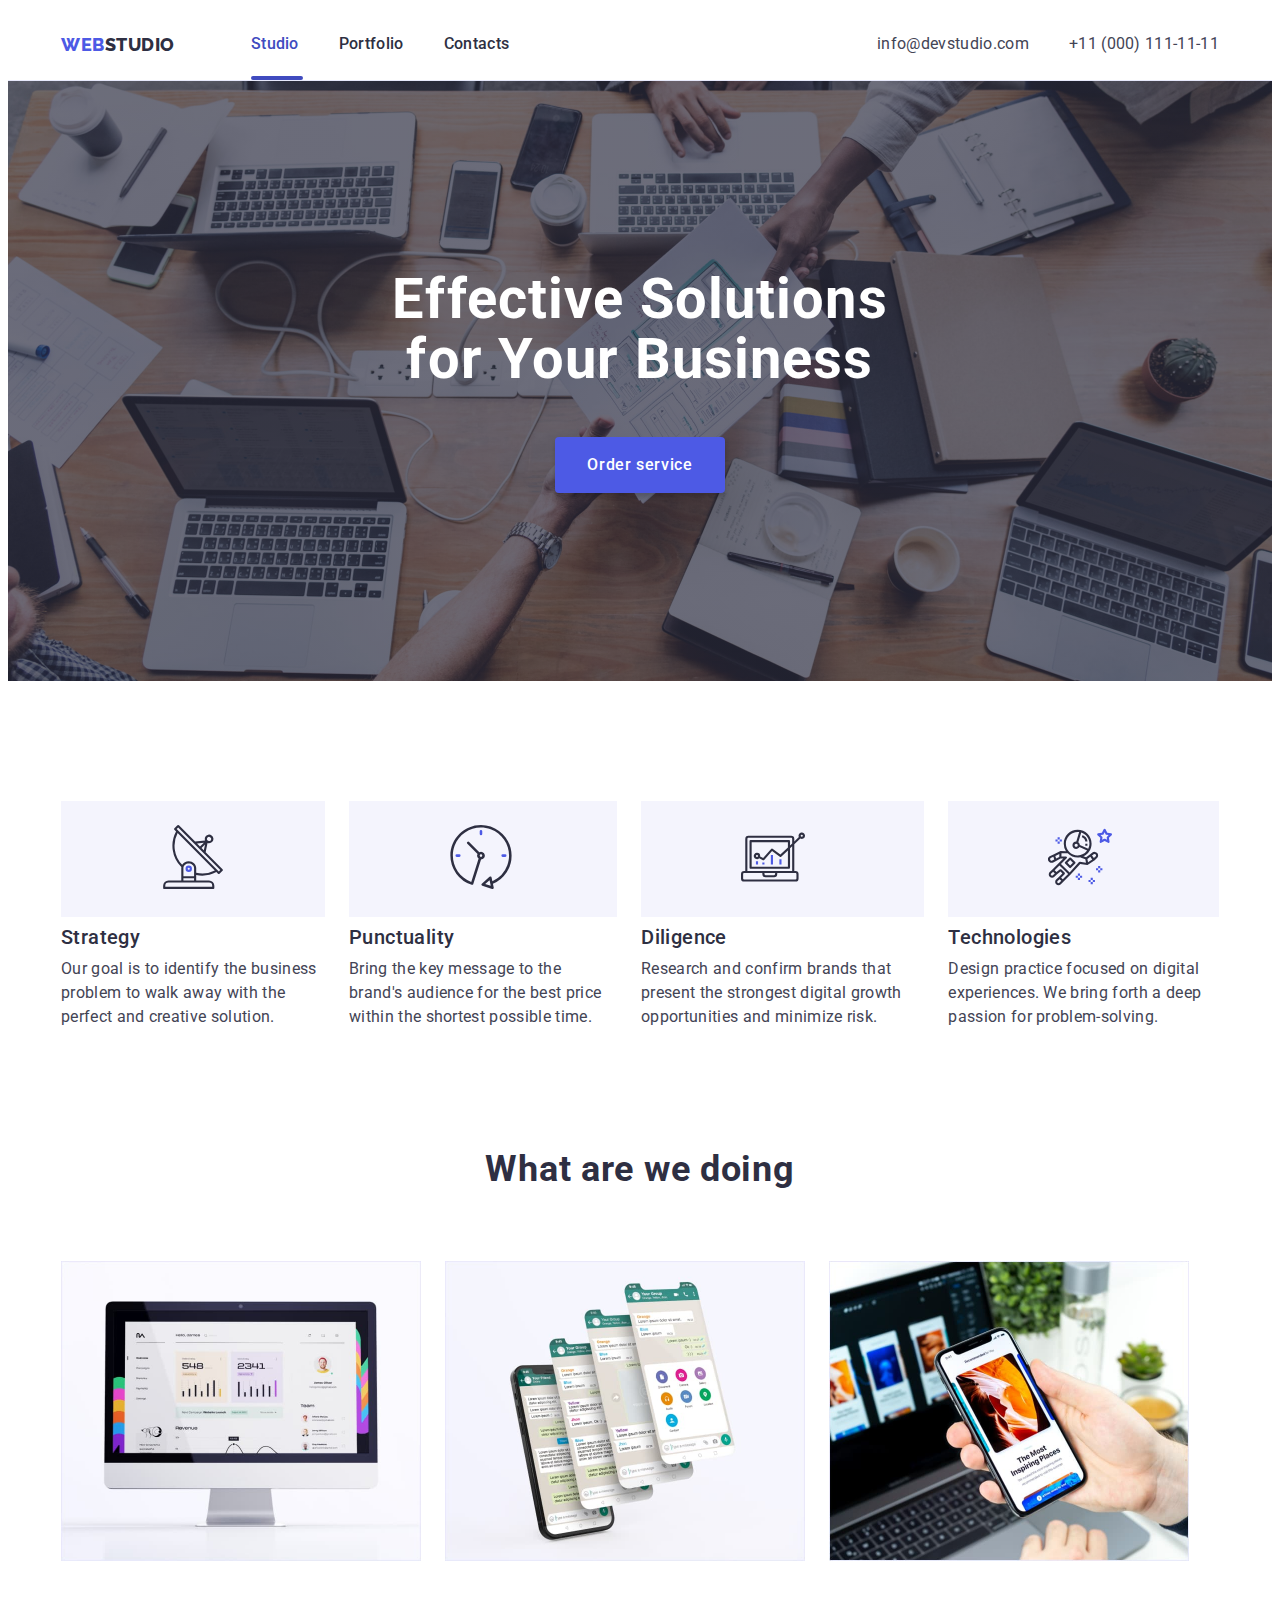
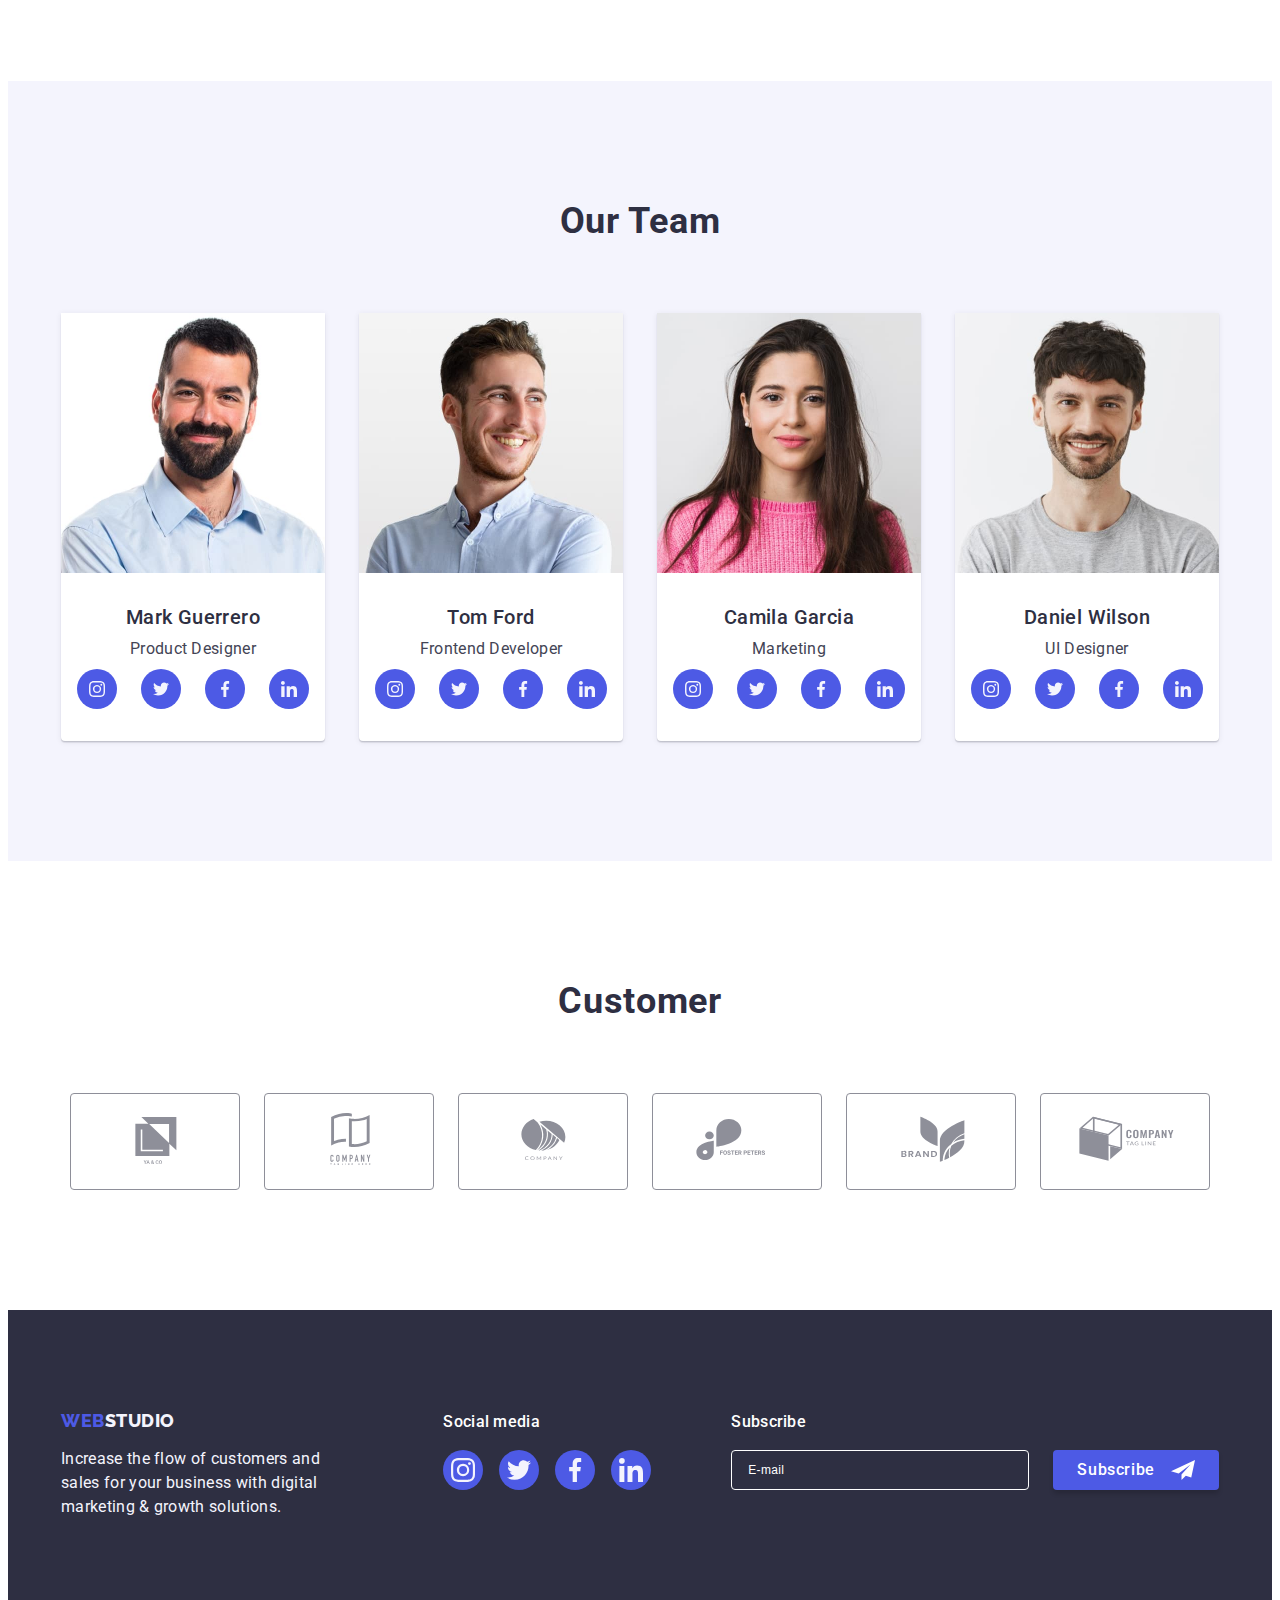
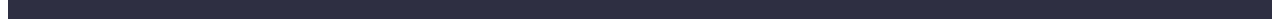
<file: index.html>
<!DOCTYPE html>
<html lang="en">

<head>
    <meta charset="UTF-8" />
    <meta name="viewport" content="width=device-width, initial-scale=1.0" />
    <title>WebStudio Home</title>
    <link rel="preconnect" href="https://fonts.googleapis.com" />
    <link rel="preconnect" href="https://fonts.gstatic.com" crossorigin />
    <link
        href="https://fonts.googleapis.com/css2?family=Raleway:wght@800&family=Roboto:wght@400;500;700;900&display=swap"
        rel="stylesheet" />
    <link rel="stylesheet" href="https://cdnjs.cloudflare.com/ajax/libs/modern-normalize/2.0.0/modern-normalize.min.css"
        integrity="sha512-4xo8blKMVCiXpTaLzQSLSw3KFOVPWhm/TRtuPVc4WG6kUgjH6J03IBuG7JZPkcWMxJ5huwaBpOpnwYElP/m6wg=="
        crossorigin="anonymous" referrerpolicy="no-referrer" />
    <link rel="stylesheet" href="css/styles.css" />
</head>

<body>
    <header class="header">
        <div class="container header-container">
            <nav class="navigation">
                <a class="logo" href="./index.html"><span class="logo__mark">WEB</span>STUDIO</a>
                <ul class="nav-menu">
                    <li>
                        <a class="nav-menu__link nav-menu__link--active" href="./index.html">Studio</a>
                    </li>
                    <li>
                        <a class="nav-menu__link" href="./portfolio.html">Portfolio</a>
                    </li>
                    <li>
                        <a class="nav-menu__link" href="#">Contacts</a>
                    </li>
                </ul>
            </nav>
            <address>
                <ul class="address-list">
                    <li>
                        <a class="text address-list__link" href="mailto:info@devstudio.com">info@devstudio.com</a>
                    </li>
                    <li>
                        <a class="text address-list__link" href="tel:+110001111111">+11 (000) 111-11-11</a>
                    </li>
                </ul>
            </address>
        </div>
    </header>
    <main>
        <section class="hero-section">
            <div class="container hero-container">
                <h1 class="hero-section__title">Effective Solutions for Your Business</h1>
                <button data-modal-open class="button button--primary" type="button">Order service</button>
            </div>
        </section>
        <section class="section">
            <div class="container">
                <h2 class="visually-hidden">Advantages</h2>
                <ul class="advantages-list">
                    <li>
                        <div class="advantages-list__item-icon-holder">
                            <svg width="64" height="64">
                                <use href="./images/icons.svg#antenna"></use>
                            </svg>
                        </div>
                        <h3 class="advantages-list__item-title">Strategy</h3>
                        <p class="text">
                            Our goal is to identify the business problem to walk away with the perfect and
                            creative solution.
                        </p>
                    </li>
                    <li>
                        <div class="advantages-list__item-icon-holder">
                            <svg width="64" height="64">
                                <use href="./images/icons.svg#clock"></use>
                            </svg>
                        </div>
                        <h3 class="advantages-list__item-title">Punctuality</h3>
                        <p class="text">
                            Bring the key message to the brand's audience for the best price within the shortest
                            possible time.
                        </p>
                    </li>
                    <li>
                        <div class="advantages-list__item-icon-holder">
                            <svg width="64" height="64">
                                <use href="./images/icons.svg#diagram"></use>
                            </svg>
                        </div>
                        <h3 class="advantages-list__item-title">Diligence</h3>
                        <p class="text">
                            Research and confirm brands that present the strongest digital growth opportunities
                            and minimize risk.
                        </p>
                    </li>
                    <li>
                        <div class="advantages-list__item-icon-holder">
                            <svg width="64" height="64">
                                <use href="./images/icons.svg#astronaut"></use>
                            </svg>
                        </div>
                        <h3 class="advantages-list__item-title">Technologies</h3>
                        <p class="text">
                            Design practice focused on digital experiences. We bring forth a deep passion for
                            problem-solving.
                        </p>
                    </li>
                </ul>
            </div>
        </section>
        <section class="about-section">
            <div class="container">
                <h2 class="about-title">What are we doing</h2>
                <ul class="about-list">
                    <li>
                        <img width="360" height="300" src="./images/about/mac.jpg" alt="Mac image" />
                    </li>
                    <li>
                        <img width="360" height="300" src="./images/about/phone.jpg" alt="Phone image" />
                    </li>
                    <li>
                        <img width="360" height="300" src="./images/about/phone_mac.jpg" alt="Phone and mac image" />
                    </li>
                </ul>
            </div>
        </section>
        <section class="section team-section">
            <div class="container">
                <h2 class="team-title">Our Team</h2>
                <ul class="team-card-list">
                    <li class="team-card">
                        <img width="264" height="260" src="./images/team/mark.jpg" alt="Mark Guerrero" />
                        <div class="team-card__info">
                            <h3 class="team-card__text">Mark Guerrero</h3>
                            <p class="text">Product Designer</p>
                            <ul class="team-card__contacts">
                                <li>
                                    <a href="#" target="_blank" class="team-card__contact-link">
                                        <svg class="team-card__contact-link-icon" width="16" height="16">
                                            <use href="./images/icons.svg#instagram"></use>
                                        </svg>
                                    </a>
                                </li>
                                <li>
                                    <a href="#" target="_blank" class="team-card__contact-link">
                                        <svg class="team-card__contact-link-icon" width="16" height="16">
                                            <use href="./images/icons.svg#twitter"></use>
                                        </svg>
                                    </a>
                                </li>
                                <li>
                                    <a href="#" target="_blank" class="team-card__contact-link">
                                        <svg class="team-card__contact-link-icon" width="16" height="16">
                                            <use href="./images/icons.svg#facebook"></use>
                                        </svg>
                                    </a>
                                </li>
                                <li>
                                    <a href="#" target="_blank" class="team-card__contact-link">
                                        <svg class="team-card__contact-link-icon" width="16" height="16">
                                            <use href="./images/icons.svg#linkedin"></use>
                                        </svg>
                                    </a>
                                </li>
                            </ul>
                        </div>
                    </li>
                    <li class="team-card">
                        <img width="264" height="260" src="./images/team/tom.jpg" alt="Tom Ford" />
                        <div class="team-card__info">
                            <h3 class="team-card__text">Tom Ford</h3>
                            <p class="text">Frontend Developer</p>
                            <ul class="team-card__contacts">
                                <li>
                                    <a href="#" target="_blank" class="team-card__contact-link">
                                        <svg class="team-card__contact-link-icon" width="16" height="16">
                                            <use href="./images/icons.svg#instagram"></use>
                                        </svg>
                                    </a>
                                </li>
                                <li>
                                    <a href="#" target="_blank" class="team-card__contact-link">
                                        <svg class="team-card__contact-link-icon" width="16" height="16">
                                            <use href="./images/icons.svg#twitter"></use>
                                        </svg>
                                    </a>
                                </li>
                                <li>
                                    <a href="#" target="_blank" class="team-card__contact-link">
                                        <svg class="team-card__contact-link-icon" width="16" height="16">
                                            <use href="./images/icons.svg#facebook"></use>
                                        </svg>
                                    </a>
                                </li>
                                <li>
                                    <a href="#" target="_blank" class="team-card__contact-link">
                                        <svg class="team-card__contact-link-icon" width="16" height="16">
                                            <use href="./images/icons.svg#linkedin"></use>
                                        </svg>
                                    </a>
                                </li>
                            </ul>
                        </div>
                    </li>
                    <li class="team-card">
                        <img width="264" height="260" src="./images/team/camila.jpg" alt="Camila Garcia" />
                        <div class="team-card__info">
                            <h3 class="team-card__text">Camila Garcia</h3>
                            <p class="text">Marketing</p>
                            <ul class="team-card__contacts">
                                <li>
                                    <a href="#" target="_blank" class="team-card__contact-link">
                                        <svg class="team-card__contact-link-icon" width="16" height="16">
                                            <use href="./images/icons.svg#instagram"></use>
                                        </svg>
                                    </a>
                                </li>
                                <li>
                                    <a href="#" target="_blank" class="team-card__contact-link">
                                        <svg class="team-card__contact-link-icon" width="16" height="16">
                                            <use href="./images/icons.svg#twitter"></use>
                                        </svg>
                                    </a>
                                </li>
                                <li>
                                    <a href="#" target="_blank" class="team-card__contact-link">
                                        <svg class="team-card__contact-link-icon" width="16" height="16">
                                            <use href="./images/icons.svg#facebook"></use>
                                        </svg>
                                    </a>
                                </li>
                                <li>
                                    <a href="#" target="_blank" class="team-card__contact-link">
                                        <svg class="team-card__contact-link-icon" width="16" height="16">
                                            <use href="./images/icons.svg#linkedin"></use>
                                        </svg>
                                    </a>
                                </li>
                            </ul>
                        </div>
                    </li>
                    <li class="team-card">
                        <img width="264" height="260" src="./images/team/daniel.jpg" alt="Daniel Wilson" />
                        <div class="team-card__info">
                            <h3 class="team-card__text">Daniel Wilson</h3>
                            <p class="text">UI Designer</p>
                            <ul class="team-card__contacts">
                                <li>
                                    <a href="#" target="_blank" class="team-card__contact-link">
                                        <svg class="team-card__contact-link-icon" width="16" height="16">
                                            <use href="./images/icons.svg#instagram"></use>
                                        </svg>
                                    </a>
                                </li>
                                <li>
                                    <a href="#" target="_blank" class="team-card__contact-link">
                                        <svg class="team-card__contact-link-icon" width="16" height="16">
                                            <use href="./images/icons.svg#twitter"></use>
                                        </svg>
                                    </a>
                                </li>
                                <li>
                                    <a href="#" target="_blank" class="team-card__contact-link">
                                        <svg class="team-card__contact-link-icon" width="16" height="16">
                                            <use href="./images/icons.svg#facebook"></use>
                                        </svg>
                                    </a>
                                </li>
                                <li>
                                    <a href="#" target="_blank" class="team-card__contact-link">
                                        <svg class="team-card__contact-link-icon" width="16" height="16">
                                            <use href="./images/icons.svg#linkedin"></use>
                                        </svg>
                                    </a>
                                </li>
                            </ul>
                        </div>
                    </li>
                </ul>
            </div>
        </section>
        <section class="section">
            <div class="container">
                <h2 class="customers-title">Customer</h2>
                <ul class="customers-list">
                    <li>
                        <a href="#" target="_blank" class="customer-logo">
                            <svg class="customer-logo__icon" width="104" height="56">
                                <use href="./images/icons.svg#customer_1"></use>
                            </svg>
                        </a>
                    </li>
                    <li>
                        <a href="#" target="_blank" class="customer-logo">
                            <svg class="customer-logo__icon" width="104" height="56">
                                <use href="./images/icons.svg#customer_2"></use>
                            </svg>
                        </a>
                    </li>
                    <li>
                        <a href="#" target="_blank" class="customer-logo">
                            <svg class="customer-logo__icon" width="104" height="56">
                                <use href="./images/icons.svg#customer_3"></use>
                            </svg>
                        </a>
                    </li>
                    <li>
                        <a href="#" target="_blank" class="customer-logo">
                            <svg class="customer-logo__icon" width="104" height="56">
                                <use href="./images/icons.svg#customer_4"></use>
                            </svg>
                        </a>
                    </li>
                    <li>
                        <a href="#" target="_blank" class="customer-logo">
                            <svg class="customer-logo__icon" width="104" height="56">
                                <use href="./images/icons.svg#customer_5"></use>
                            </svg>
                        </a>
                    </li>
                    <li>
                        <a href="#" target="_blank" class="customer-logo">
                            <svg class="customer-logo__icon" width="104" height="56">
                                <use href="./images/icons.svg#customer_6"></use>
                            </svg>
                        </a>
                    </li>
                </ul>
            </div>
        </section>
    </main>
    <footer class="footer">
        <div class="container footer-container">
            <div class="footer-container__col footer-container__col--logo">
                <a class="logo logo--inverted" href="./index.html"><span class="logo__mark">WEB</span>STUDIO</a>
                <p class="text footer__text">
                    Increase the flow of customers and sales for your business with digital marketing & growth
                    solutions.
                </p>
            </div>
            <div class="footer-container__col footer-container__col--contacts">
                <p class="text footer-contacts-title">Social media</p>
                <ul class="footer-contacts">
                    <li>
                        <a href="#" target="_blank" class="footer-contact">
                            <svg class="footer-contact__icon" width="24" height="24">
                                <use href="./images/icons.svg#instagram"></use>
                            </svg>
                        </a>
                    </li>
                    <li>
                        <a href="#" target="_blank" class="footer-contact">
                            <svg class="footer-contact__icon" width="24" height="24">
                                <use href="./images/icons.svg#twitter"></use>
                            </svg>
                        </a>
                    </li>
                    <li>
                        <a href="#" target="_blank" class="footer-contact">
                            <svg class="footer-contact__icon" width="24" height="24">
                                <use href="./images/icons.svg#facebook"></use>
                            </svg>
                        </a>
                    </li>
                    <li>
                        <a href="#" target="_blank" class="footer-contact">
                            <svg class="footer-contact__icon" width="24" height="24">
                                <use href="./images/icons.svg#linkedin"></use>
                            </svg>
                        </a>
                    </li>
                </ul>
            </div>
            <div class="footer-container__col">
                <p class="text footer-subscribe-title">Subscribe</p>
                <form class="footer-subscribe-form" action="#" name="subscribe_form" method="post">
                    <input class="input input--inverted" type="email" name="subscribe_email" placeholder="E-mail" />
                    <button type="submit" class="button button--primary footer-subscribe-form__button">
                        Subscribe
                        <svg class="footer-subscribe-form__button-icon" width="24" height="24">
                            <use href="./images/icons.svg#send"></use>
                        </svg>
                    </button>
                </form>
            </div>
        </div>
    </footer>
    <div data-modal class="backdrop is-hidden">
        <div role="dialog" aria-modal="true" class="modal">
            <button data-modal-close aria-label="Close modal button" class="modal-button" type="button">
                <svg class="modal-button__icon" width="8" height="8">
                    <use href="./images/icons.svg#close"></use>
                </svg>
            </button>
            <p class="text modal-contacts-title">Leave your contacts and we will call you back</p>
            <form class="contacts-form" action="#" method="post">
                <label class="contacts-form__label" for="name">Name</label>
                <div class="contacts-form__input-wrapper">
                    <input class="input contacts-form__input" type="text" id="name" name="name" />
                    <svg class="contacts-form__input-icon" width="18" height="24">
                        <use href="./images/icons.svg#person"></use>
                    </svg>
                </div>
                <label class="contacts-form__label" for="phone">Phone</label>
                <div class="contacts-form__input-wrapper">
                    <input class="input contacts-form__input" type="tel" id="phone" name="phone" />
                    <svg class="contacts-form__input-icon" width="18" height="24">
                        <use href="./images/icons.svg#phone"></use>
                    </svg>
                </div>
                <label class="contacts-form__label" for="email">Email</label>
                <div class="contacts-form__input-wrapper">
                    <input class="input contacts-form__input" type="email" id="email" name="email" />
                    <svg class="contacts-form__input-icon" width="18" height="24">
                        <use href="./images/icons.svg#email"></use>
                    </svg>
                </div>
                <label class="contacts-form__label" for="comment">Comment</label>
                <textarea class="textarea contacts-form__textarea" id="comment" name="comment" placeholder="Text input"
                    rows="8"></textarea>
                <label class="contacts-form__label contacts-form__accept" for="accept">
                    <span class="checkbox">
                        <input class="visually-hidden checkbox__input" type="checkbox" id="accept" name="accept" />
                        <svg class="checkbox__icon" width="16" height="16">
                            <use href="./images/icons.svg#check"></use>
                        </svg>
                    </span>
                    <span>
                        I accept the terms and conditions of the
                        <a class="contacts-form__link" href="#" target="_blank">Privacy Policy</a>
                    </span>
                </label>
                <button class="button button--primary contacts-form__button" type="submit">Send</button>
            </form>
        </div>
    </div>
    <script src="js/modal.js"></script>
</body>

</html>
</file>
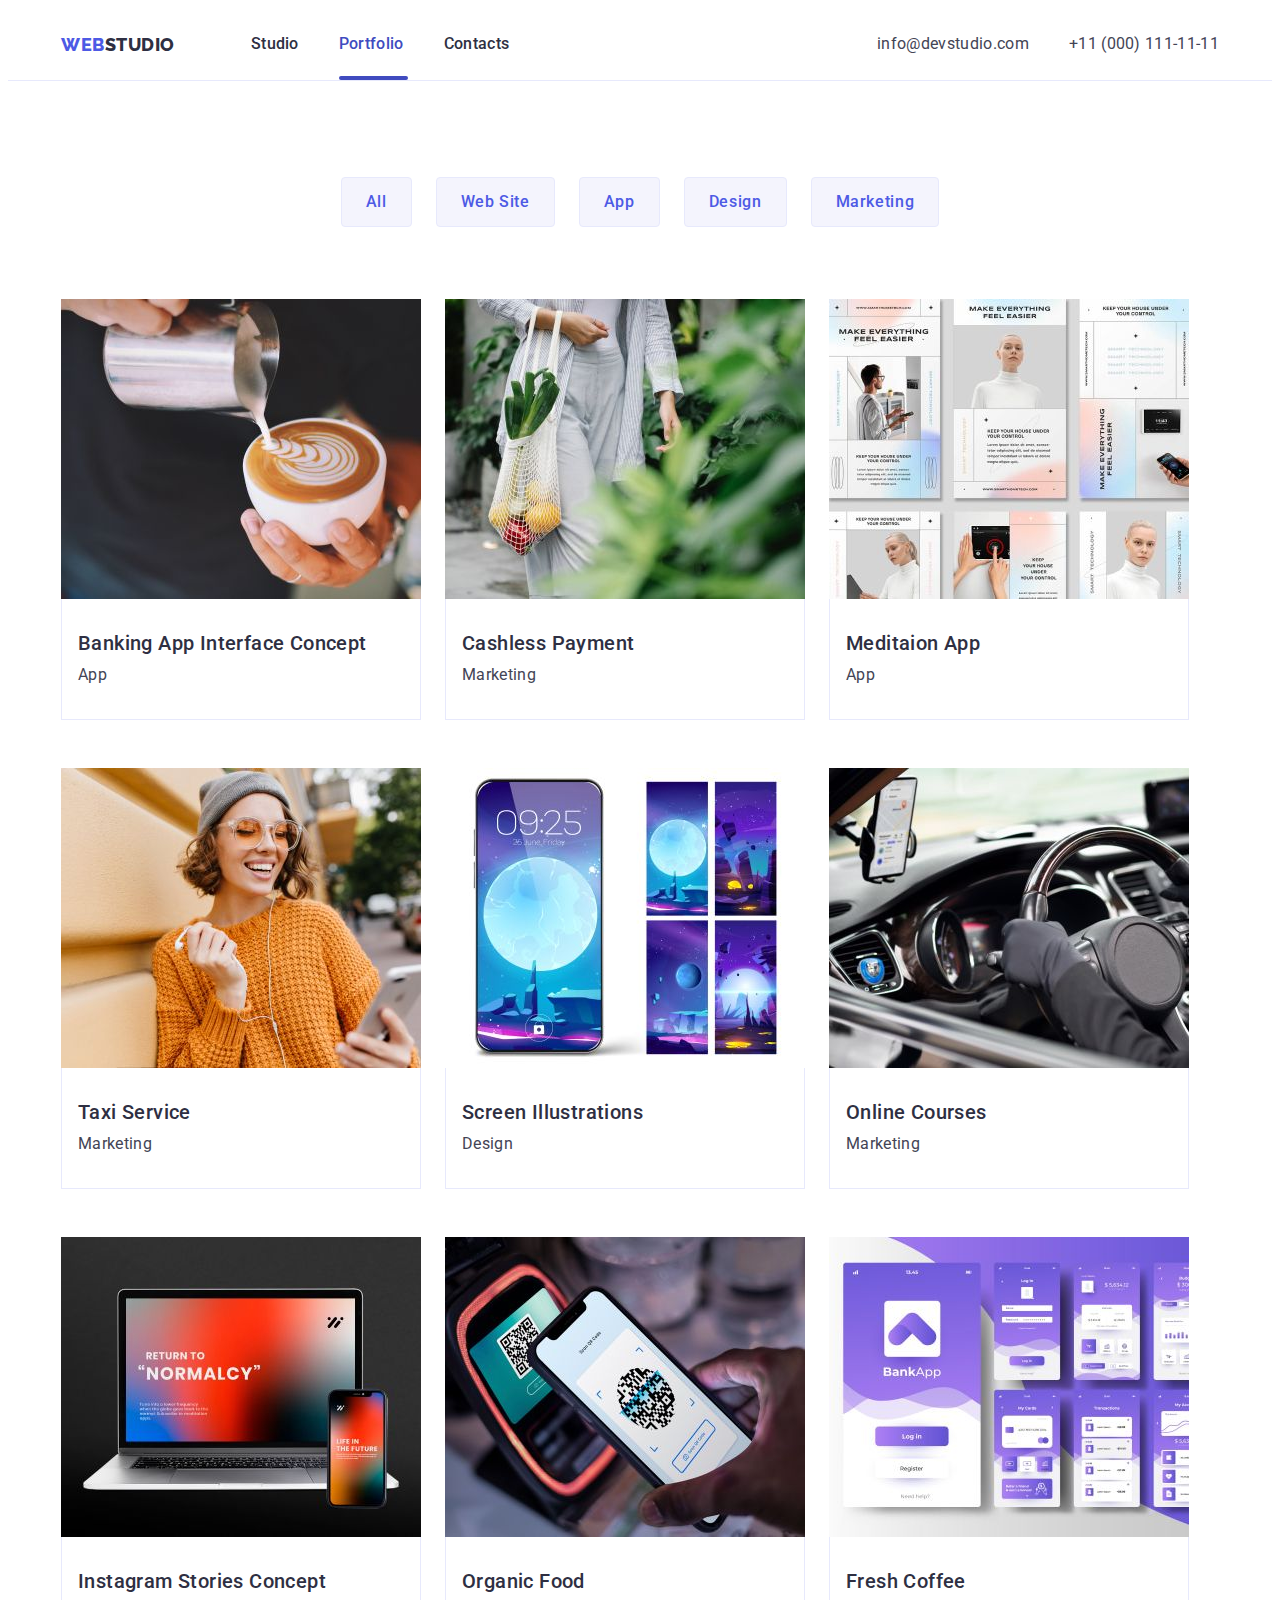
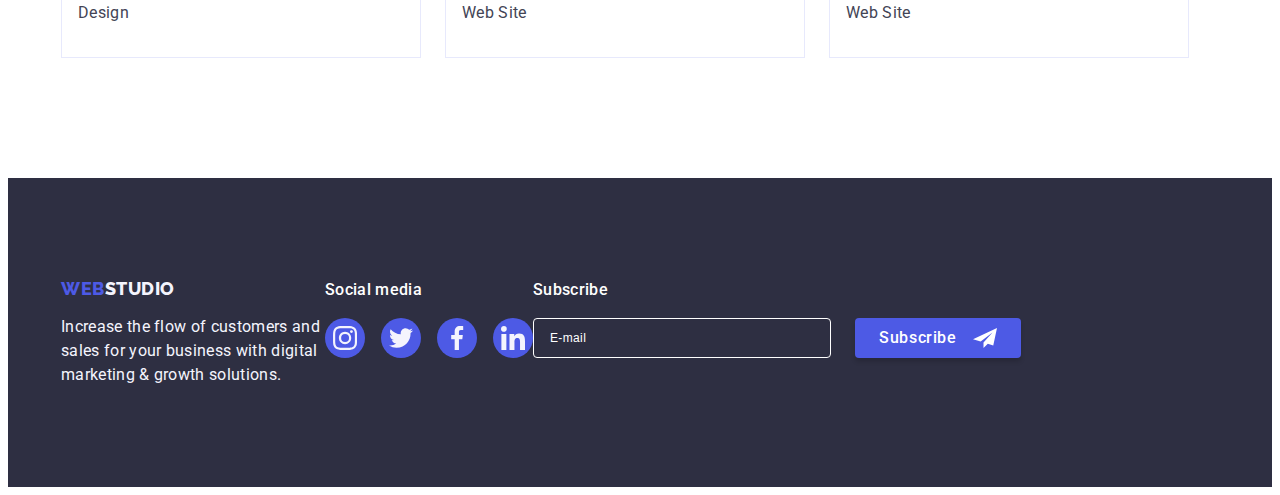
<file: portfolio.html>
<!DOCTYPE html>
<html lang="en">

<head>
    <meta charset="UTF-8" />
    <meta name="viewport" content="width=device-width, initial-scale=1.0" />
    <title>WebStudio Portfolio</title>
    <link rel="preconnect" href="https://fonts.googleapis.com" />
    <link rel="preconnect" href="https://fonts.gstatic.com" crossorigin />
    <link
        href="https://fonts.googleapis.com/css2?family=Raleway:wght@800&family=Roboto:wght@400;500;700;900&display=swap"
        rel="stylesheet" />
    <link rel="stylesheet" href="https://cdnjs.cloudflare.com/ajax/libs/modern-normalize/2.0.0/modern-normalize.min.css"
        integrity="sha512-4xo8blKMVCiXpTaLzQSLSw3KFOVPWhm/TRtuPVc4WG6kUgjH6J03IBuG7JZPkcWMxJ5huwaBpOpnwYElP/m6wg=="
        crossorigin="anonymous" referrerpolicy="no-referrer" />
    <link rel="stylesheet" href="css/styles.css" />
</head>

<body>
    <header class="header">
        <div class="container header-container">
            <nav class="navigation">
                <a class="logo" href="./index.html"><span class="logo__mark">WEB</span>STUDIO</a>
                <ul class="nav-menu">
                    <li>
                        <a class="nav-menu__link" href="./index.html">Studio</a>
                    </li>
                    <li>
                        <a class="nav-menu__link nav-menu__link--active" href="./portfolio.html">Portfolio</a>
                    </li>
                    <li>
                        <a class="nav-menu__link" href="#">Contacts</a>
                    </li>
                </ul>
            </nav>
            <address>
                <ul class="address-list">
                    <li>
                        <a class="text address-list__link" href="mailto:info@devstudio.com">info@devstudio.com</a>
                    </li>
                    <li>
                        <a class="text address-list__link" href="tel:+110001111111">+11 (000) 111-11-11</a>
                    </li>
                </ul>
            </address>
        </div>
    </header>
    <main>
        <section class="portfolio-section">
            <div class="container">
                <h1 class="visually-hidden">Portfolio</h1>
                <ul class="filter-list">
                    <li>
                        <button class="button button--muted" type="button">All</button>
                    </li>
                    <li>
                        <button class="button button--muted" type="button">Web Site</button>
                    </li>
                    <li>
                        <button class="button button--muted" type="button">App</button>
                    </li>
                    <li>
                        <button class="button button--muted" type="button">Design</button>
                    </li>
                    <li>
                        <button class="button button--muted" type="button">Marketing</button>
                    </li>
                </ul>
                <ul class="portfolio-card-list">
                    <li class="portfolio-card">
                        <a href="#">
                            <div class="portfolio-card__content">
                                <img width="360" height="300" src="./images/portfolio/img_1.jpg" alt="Img 1" />
                                <div class="portfolio-card__overlay">
                                    <p class="text">
                                        14 Stylish and User-Friendly App Design Concepts · Task Manager App · Calorie
                                        Tracker App · Exotic Fruit Ecommerce App · Cloud Storage App
                                    </p>
                                </div>
                            </div>
                            <div class="portfolio-card__info">
                                <h2 class="portfolio-card__title">Banking App Interface Concept</h2>
                                <p class="text">App</p>
                            </div>
                        </a>
                    </li>
                    <li class="portfolio-card">
                        <a href="#">
                            <div class="portfolio-card__content">
                                <img width="360" height="300" src="./images/portfolio/img_2.jpg" alt="Img 2" />
                                <div class="portfolio-card__overlay">
                                    <p class="text">
                                        14 Stylish and User-Friendly App Design Concepts · Task Manager App · Calorie
                                        Tracker App · Exotic Fruit Ecommerce App · Cloud Storage App
                                    </p>
                                </div>
                            </div>
                            <div class="portfolio-card__info">
                                <h2 class="portfolio-card__title">Cashless Payment</h2>
                                <p class="text">Marketing</p>
                            </div>
                        </a>
                    </li>
                    <li class="portfolio-card">
                        <a href="#">
                            <div class="portfolio-card__content">
                                <img width="360" height="300" src="./images/portfolio/img_3.jpg" alt="Img 3" />
                                <div class="portfolio-card__overlay">
                                    <p class="text">
                                        14 Stylish and User-Friendly App Design Concepts · Task Manager App · Calorie
                                        Tracker App · Exotic Fruit Ecommerce App · Cloud Storage App
                                    </p>
                                </div>
                            </div>
                            <div class="portfolio-card__info">
                                <h2 class="portfolio-card__title">Meditaion App</h2>
                                <p class="text">App</p>
                            </div>
                        </a>
                    </li>
                    <li class="portfolio-card">
                        <a href="#">
                            <div class="portfolio-card__content">
                                <img width="360" height="300" src="./images/portfolio/img_4.jpg" alt="Img 4" />
                                <div class="portfolio-card__overlay">
                                    <p class="text">
                                        14 Stylish and User-Friendly App Design Concepts · Task Manager App · Calorie
                                        Tracker App · Exotic Fruit Ecommerce App · Cloud Storage App
                                    </p>
                                </div>
                            </div>
                            <div class="portfolio-card__info">
                                <h2 class="portfolio-card__title">Taxi Service</h2>
                                <p class="text">Marketing</p>
                            </div>
                        </a>
                    </li>
                    <li class="portfolio-card">
                        <a href="#">
                            <div class="portfolio-card__content">
                                <img width="360" height="300" src="./images/portfolio/img_5.jpg" alt="Img 5" />
                                <div class="portfolio-card__overlay">
                                    <p class="text">
                                        14 Stylish and User-Friendly App Design Concepts · Task Manager App · Calorie
                                        Tracker App · Exotic Fruit Ecommerce App · Cloud Storage App
                                    </p>
                                </div>
                            </div>
                            <div class="portfolio-card__info">
                                <h2 class="portfolio-card__title">Screen Illustrations</h2>
                                <p class="text">Design</p>
                            </div>
                        </a>
                    </li>
                    <li class="portfolio-card">
                        <a href="#">
                            <div class="portfolio-card__content">
                                <img width="360" height="300" src="./images/portfolio/img_6.jpg" alt="Img 6" />
                                <div class="portfolio-card__overlay">
                                    <p class="text">
                                        14 Stylish and User-Friendly App Design Concepts · Task Manager App · Calorie
                                        Tracker App · Exotic Fruit Ecommerce App · Cloud Storage App
                                    </p>
                                </div>
                            </div>
                            <div class="portfolio-card__info">
                                <h2 class="portfolio-card__title">Online Courses</h2>
                                <p class="text">Marketing</p>
                            </div>
                        </a>
                    </li>
                    <li class="portfolio-card">
                        <a href="#">
                            <div class="portfolio-card__content">
                                <img width="360" height="300" src="./images/portfolio/img_7.jpg" alt="Img 7" />
                                <div class="portfolio-card__overlay">
                                    <p class="text">
                                        14 Stylish and User-Friendly App Design Concepts · Task Manager App · Calorie
                                        Tracker App · Exotic Fruit Ecommerce App · Cloud Storage App
                                    </p>
                                </div>
                            </div>
                            <div class="portfolio-card__info">
                                <h2 class="portfolio-card__title">Instagram Stories Concept</h2>
                                <p class="text">Design</p>
                            </div>
                        </a>
                    </li>
                    <li class="portfolio-card">
                        <a href="#">
                            <div class="portfolio-card__content">
                                <img width="360" height="300" src="./images/portfolio/img_8.jpg" alt="Img 8" />
                                <div class="portfolio-card__overlay">
                                    <p class="text">
                                        14 Stylish and User-Friendly App Design Concepts · Task Manager App · Calorie
                                        Tracker App · Exotic Fruit Ecommerce App · Cloud Storage App
                                    </p>
                                </div>
                            </div>
                            <div class="portfolio-card__info">
                                <h2 class="portfolio-card__title">Organic Food</h2>
                                <p class="text">Web Site</p>
                            </div>
                        </a>
                    </li>
                    <li class="portfolio-card">
                        <a href="#">
                            <div class="portfolio-card__content">
                                <img width="360" height="300" src="./images/portfolio/img_9.jpg" alt="Img 9" />
                                <div class="portfolio-card__overlay">
                                    <p class="text">
                                        14 Stylish and User-Friendly App Design Concepts · Task Manager App · Calorie
                                        Tracker App · Exotic Fruit Ecommerce App · Cloud Storage App
                                    </p>
                                </div>
                            </div>
                            <div class="portfolio-card__info">
                                <h2 class="portfolio-card__title">Fresh Coffee</h2>
                                <p class="text">Web Site</p>
                            </div>
                        </a>
                    </li>
                </ul>
            </div>
        </section>
    </main>
    <footer class="footer">
        <div class="container footer-container">
            <div class="footer-container__col">
                <a class="logo logo--inverted" href="./index.html"><span class="logo__mark">WEB</span>STUDIO</a>
                <p class="text footer__text">
                    Increase the flow of customers and sales for your business with digital marketing & growth
                    solutions.
                </p>
            </div>
            <div class="footer-container__col">
                <p class="text footer-contacts-title">Social media</p>
                <ul class="footer-contacts">
                    <li>
                        <a href="#" target="_blank" class="footer-contact">
                            <svg class="footer-contact__icon" width="24" height="24">
                                <use href="./images/icons.svg#instagram"></use>
                            </svg>
                        </a>
                    </li>
                    <li>
                        <a href="#" target="_blank" class="footer-contact">
                            <svg class="footer-contact__icon" width="24" height="24">
                                <use href="./images/icons.svg#twitter"></use>
                            </svg>
                        </a>
                    </li>
                    <li>
                        <a href="#" target="_blank" class="footer-contact">
                            <svg class="footer-contact__icon" width="24" height="24">
                                <use href="./images/icons.svg#facebook"></use>
                            </svg>
                        </a>
                    </li>
                    <li>
                        <a href="#" target="_blank" class="footer-contact">
                            <svg class="footer-contact__icon" width="24" height="24">
                                <use href="./images/icons.svg#linkedin"></use>
                            </svg>
                        </a>
                    </li>
                </ul>
            </div>
            <div class="footer-container__col">
                <p class="text footer-subscribe-title">Subscribe</p>
                <form class="footer-subscribe-form" action="#" name="subscribe_form" method="post">
                    <input class="input input--inverted" type="email" name="subscribe_email" placeholder="E-mail" />
                    <button type="submit" class="button button--primary footer-subscribe-form__button">
                        Subscribe
                        <svg class="footer-subscribe-form__button-icon" width="24" height="24">
                            <use href="./images/icons.svg#send"></use>
                        </svg>
                    </button>
                </form>
            </div>
        </div>
    </footer>
</body>

</html>
</file>
<file: css/styles.css>
:root {
  --primary-brand-color: #4d5ae5;
  --pressed-state-color: #404bbf;
  --dark-color: #2e2f42;
  --success-color: #31d0aa;
  --text-color: #434455;
  --subtle-text-color: #8e8f99;
  --accent-color: #e7e9fc;
  --light-color: #f4f4fd;
  --white-color: #ffffff;
  --line-height-base: 1.5;
  --font-size-base: 16px;
  --container-max-width: 1158px;
  --section-padding: 120px;
  --modal-overlay-color: rgba(46, 47, 66, 0.4);
  --hero-background-color: rgba(46, 47, 66, 0.7);
  --modal-background-color: #fcfcfc;
  --transition-duration: 250ms;
  --transition-timing-function: cubic-bezier(0.4, 0, 0.2, 1);
}

body {
  background-color: var(--white-color);
  font-family: 'Roboto', sans-serif;
  font-size: var(--font-size-base);
  color: var(--text-color);
}

h1,
h2,
h3,
h4,
h5,
h6,
p {
  margin: 0;
}

a {
  line-height: var(--line-height-base);
  color: inherit;
  text-decoration: none;
  letter-spacing: 0.02em;
}

ul {
  margin: 0;
  padding-left: 0;
  list-style: none;
}

img {
  display: block;
}

*:focus {
  outline: none;
}

.container {
  max-width: var(--container-max-width);
  padding-left: 15px;
  padding-right: 15px;
  margin-left: auto;
  margin-right: auto;
}

.section {
  padding: var(--section-padding) 0;
}

.visually-hidden {
  position: absolute;
  width: 1px;
  height: 1px;
  margin: -1px;
  border: 0;
  padding: 0;
  white-space: nowrap;
  clip-path: inset(100%);
  clip: rect(0 0 0 0);
  overflow: hidden;
}

.text {
  font-size: var(--font-size-base);
  line-height: var(--line-height-base);
  letter-spacing: 0.02em;
}

.button {
  font-family: 'Roboto', sans-serif;
  font-size: var(--font-size-base);
  line-height: var(--line-height-base);
  font-weight: 500;
  letter-spacing: 0.04em;
  border-radius: 4px;
  cursor: pointer;
}

.button.button--primary {
  background-color: var(--primary-brand-color);
  color: var(--white-color);
  padding: 16px 32px;
  border: none;
  box-shadow: 0px 4px 4px 0px #00000026;
}

.button.button--primary:focus,
.button.button--primary:hover {
  background-color: var(--pressed-state-color);
}

.button.button--muted {
  background-color: var(--light-color);
  color: var(--primary-brand-color);
  padding: 12px 24px;
  border: 1px solid var(--accent-color);
  box-shadow: none;
}

.button.button--muted:focus,
.button.button--muted:hover {
  background-color: var(--pressed-state-color);
  color: var(--white-color);
  border: 1px solid var(--pressed-state-color);
  box-shadow: 0px 2px 2px 0px #0000001f, 0px 2px 1px 0px #00000014,
    0px 3px 1px 0px #0000001a;
}

.checkbox {
  position: relative;
  width: 16px;
  height: 16px;
  border-radius: 2px;
  border: 1px solid var(--modal-overlay-color);
  transition: border-color var(--transition-duration)
      var(--transition-timing-function),
    background-color var(--transition-duration)
      var(--transition-timing-function);
}

.checkbox:focus-within {
  border-color: var(--primary-brand-color);
}

.checkbox:has(.checkbox__input:checked) {
  border-color: var(--primary-brand-color);
  background-color: var(--primary-brand-color);
}

.checkbox__icon {
  position: absolute;
  top: 50%;
  left: 50%;
  transform: translate(-50%, -50%);
  fill: var(--white-color);
  opacity: 0;
  transition: opacity var(--transition-duration)
    var(--transition-timing-function);
}

.checkbox__input:checked + .checkbox__icon {
  opacity: 1;
}

.input {
  display: block;
  width: 264px;
  background-color: transparent;
  color: var(--dark-color);
  font-size: 12px;
  line-height: 2;
  letter-spacing: 0.03em;
  border-radius: 4px;
  border: 1px solid var(--modal-overlay-color);
  padding: 7px 16px;
  outline: transparent;
  transition: border-color var(--transition-duration)
    var(--transition-timing-function);
}

.input::placeholder {
  color: var(--modal-overlay-color);
}

.input.input--inverted {
  color: var(--white-color);
  border-color: var(--white-color);
}

.input.input--inverted::placeholder {
  color: var(--white-color);
}

.input:focus {
  border-color: var(--primary-brand-color);
}

.textarea {
  color: var(--dark-color);
  font-size: 12px;
  line-height: 1.166;
  letter-spacing: 0.03em;
  border-radius: 4px;
  border: 1px solid var(--modal-overlay-color);
  padding: 7px 16px;
  resize: none;
  outline: transparent;
  transition: border-color var(--transition-duration)
    var(--transition-timing-function);
}

.textarea::placeholder {
  color: var(--modal-overlay-color);
}

.textarea:focus {
  border-color: var(--primary-brand-color);
}

.header {
  border-bottom: 1px solid var(--accent-color);
}

.header-container {
  display: flex;
  justify-content: space-between;
  align-items: center;
}

.logo {
  font-family: 'Raleway';
  font-size: 18px;
  line-height: 1.16667;
  font-weight: 800;
  color: var(--dark-color);
  letter-spacing: 0.03em;
}

.logo--inverted {
  color: var(--light-color);
}

.logo__mark {
  color: var(--primary-brand-color);
}

.navigation {
  display: flex;
  align-items: center;
  gap: 76px;
}

.nav-menu {
  display: flex;
  align-items: center;
  gap: 40px;
}

.nav-menu__link {
  display: block;
  line-height: var(--line-height-base);
  font-weight: 500;
  color: var(--dark-color);
  letter-spacing: 0.02em;
  padding: 24px 0;
  position: relative;
  transition: color var(--transition-duration) var(--transition-timing-function);
}

.nav-menu__link::after {
  content: '';
  width: 100%;
  border: 2px solid currentColor;
  border-radius: 2px;
  display: block;
  position: absolute;
  bottom: 0;
  opacity: 0;
  transition: opacity var(--transition-duration)
    var(--transition-timing-function);
}

.nav-menu__link.nav-menu__link--active,
.nav-menu__link:focus,
.nav-menu__link:hover {
  color: var(--pressed-state-color);
}

.nav-menu__link.nav-menu__link--active::after {
  opacity: 1;
}

.address-list {
  display: flex;
  align-items: center;
  gap: 40px;
}

.address-list__link {
  font-style: normal;
}

.address-list__link:focus,
.address-list__link:hover {
  color: var(--pressed-state-color);
}

.footer {
  background-color: var(--dark-color);
  padding: 100px 0;
}

.footer__text {
  color: var(--light-color);
  max-width: 264px;
}

.footer-container {
  display: flex;
  align-items: flex-start;
}

.footer-container__col {
  display: flex;
  flex-direction: column;
}

.footer-container__col.footer-container__col--logo {
  margin-right: 120px;
}

.footer-container__col.footer-container__col--contacts {
  margin-right: 80px;
}

.footer .logo {
  margin-bottom: 16px;
}

.footer-contacts-title {
  font-weight: 500;
  color: var(--white-color);
  margin-bottom: 16px;
}

.footer-contacts {
  display: flex;
  justify-content: center;
  gap: 16px;
}

.footer-contact {
  display: flex;
  justify-content: center;
  align-items: center;
  width: 40px;
  height: 40px;
  border-radius: 50%;
  border: none;
  background-color: var(--primary-brand-color);
  color: var(--light-color);
  transition: background-color var(--transition-duration)
    var(--transition-timing-function);
}

.footer-contact:focus,
.footer-contact:hover {
  background-color: var(--success-color);
}

.footer-contact__icon {
  fill: currentColor;
}

.footer-subscribe-title {
  font-weight: 500;
  color: var(--white-color);
  margin-bottom: 16px;
}

.footer-subscribe-form {
  display: flex;
  gap: 24px;
}

.button.footer-subscribe-form__button {
  padding: 8px 24px;
  display: flex;
  gap: 16px;
}

.footer-subscribe-form__button-icon {
  fill: currentColor;
}

.hero-section {
  background-color: var(--dark-color);
  background-image: linear-gradient(
      to bottom,
      rgba(46, 47, 66, 0.7),
      rgba(46, 47, 66, 0.7)
    ),
    url('../images/people-office.jpg');
  background-size: cover;
  background-repeat: no-repeat;
  background-position: center center;
  padding: 188px 0;
  max-width: 1440px;
  margin: 0 auto;
}

.hero-container {
  display: flex;
  flex-direction: column;
  align-items: center;
}

.hero-section__title {
  color: var(--white-color);
  font-size: 56px;
  line-height: 1.07143;
  font-weight: 700;
  letter-spacing: 0.02em;
  max-width: 496px;
  text-align: center;
  margin-bottom: 48px;
}

.advantages-list {
  display: flex;
  justify-content: space-between;
  gap: 24px;
}

.advantages-list__item-icon-holder {
  padding: 24px 100px;
  background-color: var(--light-color);
  margin-bottom: 8px;
}

.advantages-list__item-title {
  color: var(--dark-color);
  font-size: 20px;
  line-height: 1.2;
  font-weight: 500;
  letter-spacing: 0.02em;
  margin-bottom: 8px;
}

.about-section {
  padding-bottom: var(--section-padding);
}

.about-title {
  color: var(--dark-color);
  font-size: 36px;
  line-height: 1.11112;
  font-weight: 700;
  letter-spacing: 0.02em;
  text-align: center;
  margin-bottom: 72px;
}

.about-list {
  display: flex;
  gap: 24px;
}

.team-section {
  background-color: var(--light-color);
}

.team-card-list {
  display: flex;
  justify-content: space-between;
  gap: 24px;
}

.team-title {
  color: var(--dark-color);
  font-size: 36px;
  line-height: 1.11112;
  font-weight: 700;
  letter-spacing: 0.02em;
  text-align: center;
  margin-bottom: 72px;
}

.team-card {
  background-color: var(--white-color);
  box-shadow: 0px 2px 1px 0px #2e2f4214, 0px 1px 1px 0px #2e2f4229,
    0px 1px 6px 0px #2e2f4214;
  border-radius: 0 0 4px 4px;
}

.team-card__info {
  padding: 32px 16px;
  text-align: center;
}

.team-card__text {
  color: var(--dark-color);
  font-size: 20px;
  line-height: 1.2;
  font-weight: 500;
  letter-spacing: 0.02em;
  margin-bottom: 8px;
}

.team-card__contacts {
  display: flex;
  justify-content: center;
  gap: 24px;
  margin-top: 8px;
}

.team-card__contact-link {
  display: flex;
  justify-content: center;
  align-items: center;
  width: 40px;
  height: 40px;
  border-radius: 50%;
  border: none;
  background-color: var(--primary-brand-color);
  color: var(--light-color);
  transition: background-color var(--transition-duration)
    var(--transition-timing-function);
}

.team-card__contact-link:focus,
.team-card__contact-link:hover {
  background-color: var(--pressed-state-color);
}

.team-card__contact-link-icon {
  fill: currentColor;
}

.portfolio-section {
  padding: 96px 0 var(--section-padding);
}

.filter-list {
  display: flex;
  justify-content: center;
  gap: 24px;
  margin-bottom: 72px;
}

.portfolio-card-list {
  display: flex;
  flex-wrap: wrap;
  column-gap: 24px;
  row-gap: 48px;
}

.portfolio-card__content {
  position: relative;
  width: 100%;
  height: 300px;
  overflow: hidden;
}

.portfolio-card__info {
  padding: 32px 16px;
  border: 1px solid var(--accent-color);
  border-top: none;
  transition: box-shadow var(--transition-duration)
    var(--transition-timing-function);
}

.portfolio-card:focus .portfolio-card__info,
.portfolio-card:hover .portfolio-card__info {
  box-shadow: 0px 2px 1px 0px rgba(46, 47, 66, 0.08),
    0px 1px 1px 0px rgba(46, 47, 66, 0.16),
    0px 1px 6px 0px rgba(46, 47, 66, 0.08);
}

.portfolio-card__title {
  color: var(--dark-color);
  font-size: 20px;
  line-height: 1.2;
  font-weight: 500;
  letter-spacing: 0.02em;
  margin-bottom: 8px;
}

.portfolio-card__overlay {
  position: absolute;
  top: 0;
  left: 0;
  width: 100%;
  height: 100%;
  padding: 40px 32px;
  transform: translateY(100%);
  color: var(--light-color);
  background-color: var(--primary-brand-color);
  transition: transform var(--transition-duration)
    var(--transition-timing-function);
}

.portfolio-card:focus .portfolio-card__overlay,
.portfolio-card:hover .portfolio-card__overlay {
  transform: translateY(0);
}

.customers-title {
  color: var(--dark-color);
  font-size: 36px;
  line-height: 1.11112;
  font-weight: 700;
  letter-spacing: 0.02em;
  text-align: center;
  margin-bottom: 72px;
}

.customers-list {
  display: flex;
  justify-content: center;
  gap: 24px;
}

.customer-logo {
  display: block;
  padding: 16px 32px;
  border: 1px solid var(--subtle-text-color);
  border-radius: 4px;
  color: var(--subtle-text-color);
  transition: color var(--transition-duration) var(--transition-timing-function),
    border-color var(--transition-duration) var(--transition-timing-function);
}

.customer-logo__icon {
  fill: currentColor;
}

.customer-logo:focus,
.customer-logo:hover {
  color: var(--pressed-state-color);
  border-color: var(--pressed-state-color);
}

.backdrop {
  position: fixed;
  top: 0;
  left: 0;
  width: 100%;
  height: 100%;
  background-color: var(--modal-overlay-color);

  transition: opacity var(--transition-duration)
      var(--transition-timing-function),
    visibility var(--transition-duration) var(--transition-timing-function);
  transition-delay: 0s;
}

.backdrop.is-hidden {
  opacity: 0;
  visibility: hidden;
  pointer-events: none;
  transition-delay: 300ms;
}

.modal {
  position: absolute;
  top: 50%;
  left: 50%;
  transform: translateX(-50%) translateY(-50%);
  max-width: 408px;
  width: 100%;
  min-height: 584px;
  background-color: var(--modal-background-color);
  border-radius: 4px;
  padding: 72px 24px 24px;
  box-shadow: 0 2px 1px 0 rgba(0, 0, 0, 0.2), 0 1px 3px 0 rgba(0, 0, 0, 0.12),
    0 1px 1px 0 rgba(0, 0, 0, 0.14);
  transition: transform var(--transition-duration)
      var(--transition-timing-function),
    opacity var(--transition-duration) var(--transition-timing-function);
  transition-delay: 0s;
}

.backdrop.is-hidden .modal {
  opacity: 0;
  transform: translateX(-50%) translateY(-70%);
  transition-delay: 300ms;
}

.modal-button {
  position: absolute;
  top: 24px;
  right: 24px;
  display: flex;
  align-items: center;
  justify-content: center;
  padding: 0;
  border: 1px solid rgba(0, 0, 0, 0.1);
  border-radius: 50%;
  background-color: var(--accent-color);
  color: var(--dark-color);
  cursor: pointer;
  width: 24px;
  height: 24px;
  transition: border-color var(--transition-duration)
      var(--transition-timing-function),
    background-color var(--transition-duration)
      var(--transition-timing-function),
    color var(--transition-duration) var(--transition-timing-function);
}

.modal-button:focus,
.modal-button:hover {
  color: var(--white-color);
  border-color: var(--pressed-state-color);
  background-color: var(--pressed-state-color);
}

.modal-button__icon {
  fill: currentColor;
}

.modal-contacts-title {
  text-align: center;
  color: var(--dark-color);
  margin-bottom: 16px;
  font-weight: 500;
}

.contacts-form {
  display: flex;
  flex-direction: column;
}

.contacts-form__input-wrapper {
  position: relative;
  margin-bottom: 8px;
}

.contacts-form__input-wrapper:focus-within .contacts-form__input-icon {
  fill: var(--primary-brand-color);
}

.contacts-form__label {
  color: var(--subtle-text-color);
  font-size: 12px;
  line-height: 14px;
  letter-spacing: 0.03em;
}

.contacts-form__label:not(:last-of-type) {
  margin-bottom: 4px;
}

.contacts-form__label:last-of-type {
  margin-bottom: 24px;
}

.contacts-form__input {
  width: 100%;
  padding-left: 38px;
}

.contacts-form__input-icon {
  position: absolute;
  top: 50%;
  left: 16px;
  transform: translateY(-50%);
  transition: fill var(--transition-duration) var(--transition-timing-function);
}

.contacts-form__textarea {
  margin-bottom: 16px;
  max-height: 120px;
}

.contacts-form__link {
  color: var(--primary-brand-color);
  font-size: 12px;
  line-height: 16px;
  letter-spacing: 0.03em;
}

.contacts-form__button {
  align-self: center;
  width: 169px;
}

.contacts-form__link {
  color: var(--primary-brand-color);
  text-decoration: underline;
}

.contacts-form__label.contacts-form__accept {
  display: flex;
  align-items: center;
  gap: 8px;
}
</file>
